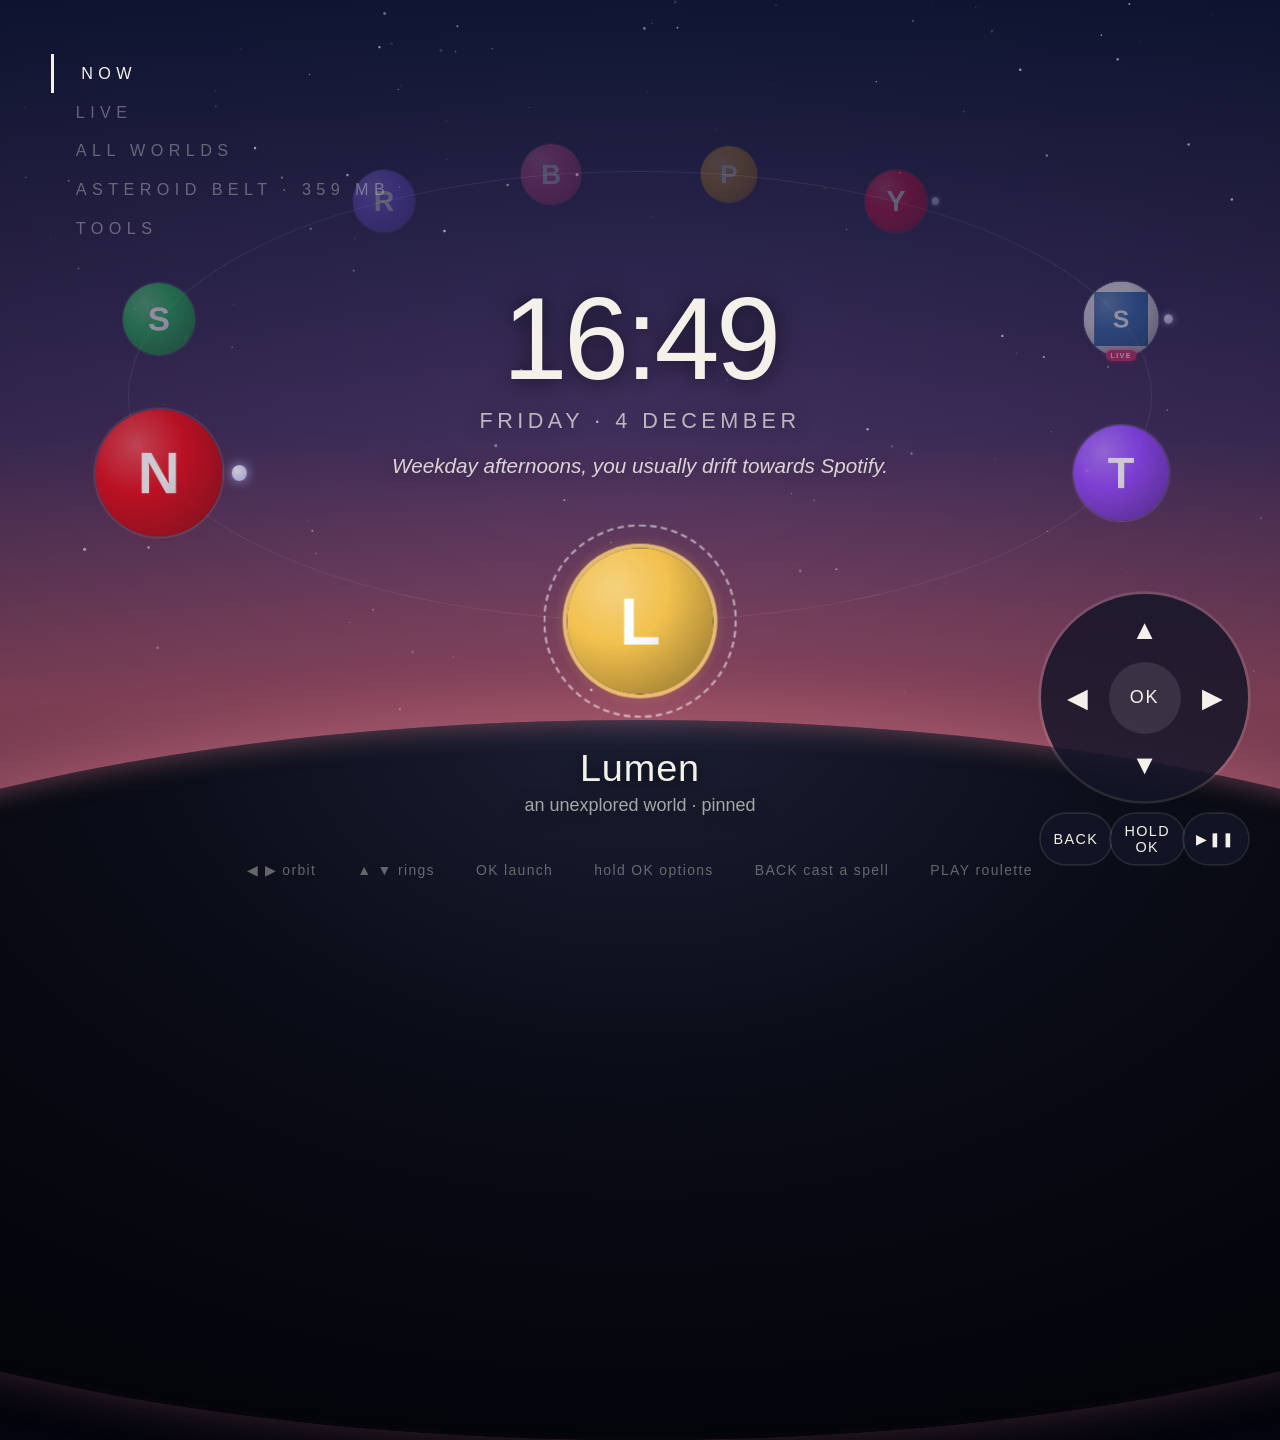
<file: app/src/main/assets/index.html>
<!DOCTYPE html>
<html lang="en">
<head>
<meta charset="utf-8">
<meta name="viewport" content="width=device-width, initial-scale=1, user-scalable=no">
<title>Orbit</title>
<link rel="stylesheet" href="orbit.css">
</head>
<body>
  <!-- the living sky -->
  <div id="sky"></div>
  <canvas id="stars"></canvas>
  <div id="sol"></div>
  <div id="luna"><div class="shade"></div></div>
  <div id="ground"></div>
  <div id="warm"></div>

  <!-- the sun: clock + tide insight -->
  <div id="sun">
    <div id="time">--:--</div>
    <div id="date"></div>
    <div id="insight"></div>
  </div>

  <!-- ring selector -->
  <div id="rings"></div>

  <!-- the orbit itself -->
  <div id="orbit"></div>

  <!-- focused planet label -->
  <div id="label">
    <div id="name"></div>
    <div id="meta"></div>
  </div>

  <div id="hints">
    <span><b>◀ ▶</b> orbit</span>
    <span><b>▲ ▼</b> rings</span>
    <span><b>OK</b> launch</span>
    <span><b>hold OK</b> options</span>
    <span><b>BACK</b> cast a spell</span>
    <span><b>PLAY</b> roulette</span>
  </div>

  <div id="toast"></div>
  <div id="progress"></div>
  <div id="flash"></div>
  <div id="modal"></div>

  <script src="orbit.js"></script>
</body>
</html>
</file>
<file: app/src/main/assets/orbit.css>
/* Orbit — a launcher where your apps are worlds. */
* { box-sizing: border-box; margin: 0; padding: 0; }
html, body {
  width: 100%; height: 100%; overflow: hidden;
  background: #03040d; color: #f4f1ea;
  font-family: "Roboto", "Helvetica Neue", Arial, sans-serif;
  -webkit-font-smoothing: antialiased;
  cursor: none;
}

/* ---------- sky ---------- */
#sky {
  position: absolute; left: 0; top: 0; width: 100%; height: 100%;
  background: linear-gradient(180deg, var(--s0, #03040d) 0%, var(--s1, #070a1a) 48%, var(--s2, #0e1230) 78%);
  transition: background 4s linear;
}
#sky::after { /* readability veil, thicker by day */
  content: ""; position: absolute; left: 0; top: 0; width: 100%; height: 100%;
  background: radial-gradient(ellipse at 50% 45%, rgba(0,0,12,var(--veil,0)) 0%, rgba(0,0,12,calc(var(--veil,0) + .25)) 100%);
}
#stars { position: absolute; left: 0; top: 0; width: 100%; height: 100%; }
#sol, #luna {
  position: absolute; left: 0; top: 0; border-radius: 50%;
  will-change: transform; transition: opacity 3s;
}
#sol {
  width: 9vh; height: 9vh; margin: -4.5vh 0 0 -4.5vh;
  background: radial-gradient(circle, #fff9e6 0%, #ffe39a 45%, rgba(255,190,90,0) 72%);
  box-shadow: 0 0 12vh 4vh rgba(255,200,120,.35);
}
#luna {
  width: 5vh; height: 5vh; margin: -2.5vh 0 0 -2.5vh; overflow: hidden;
  background: radial-gradient(circle at 40% 38%, #fbf8ee, #d9d4c4 70%);
  box-shadow: 0 0 5vh 1vh rgba(220,225,255,.25);
}
body.sky-live #sol, body.sky-live #luna { transition: transform 30s linear, opacity 3s; }
#luna .shade {
  position: absolute; top: -5%; width: 110%; height: 110%; border-radius: 50%;
  background: #0a0d22; opacity: .92; left: var(--shade, 0);
}
#ground {
  position: absolute; left: -35vw; width: 170vw; height: 80vh; top: 80vh;
  border-radius: 50%;
  background: radial-gradient(ellipse at 50% 0%, #1b1f33 0%, #0a0c17 35%, #04050b 70%);
  box-shadow: 0 -1.2vh 6vh 0 var(--rim, rgba(120,140,255,.35)), inset 0 1.4vh 3vh -1vh var(--rim, rgba(120,140,255,.35));
  transition: box-shadow 4s;
}
#warm { /* wind-down colour temperature */
  position: absolute; left: 0; top: 0; width: 100%; height: 100%; pointer-events: none;
  background: #ff7a1a; mix-blend-mode: multiply; opacity: 0; transition: opacity 6s;
}
body.winddown #warm { opacity: .3; }

/* ---------- sun / clock ---------- */
#sun {
  position: absolute; left: 50%; top: 44vh; width: 60vw; margin-left: -30vw;
  transform: translateY(-58%); text-align: center; z-index: 100;
  text-shadow: 0 .3vh 2.5vh rgba(0,0,0,.6);
  transition: transform 1.2s cubic-bezier(.2,.8,.2,1), opacity 1s;
}
#time { font-size: 13vh; font-weight: 200; letter-spacing: -.4vh; line-height: 1; }
#date { font-size: 2.4vh; letter-spacing: .5vh; text-transform: uppercase; opacity: .7; margin-top: 1.2vh; }
#insight {
  font-size: 2.3vh; font-style: italic; opacity: .85; margin-top: 2.2vh; min-height: 3vh;
  transition: opacity .8s;
}
#insight.fade { opacity: 0; }

/* ---------- rings selector ---------- */
#rings { position: absolute; left: 4vw; top: 6vh; z-index: 300; }
#rings div {
  font-size: 1.8vh; letter-spacing: .6vh; text-transform: uppercase; padding: 1.1vh 0 1.1vh 2.4vh;
  opacity: .35; border-left: .35vh solid transparent; transition: opacity .3s, border-color .3s, padding .3s;
}
#rings div.on { opacity: 1; border-color: #f4f1ea; padding-left: 3vh; }

/* ---------- orbit ---------- */
#orbit { position: absolute; left: 0; top: 0; width: 100%; height: 100%; transition: transform .22s ease-in, opacity .22s ease-in; }
#orbit.warp-out-up   { transform: scale(1.7); opacity: 0; }
#orbit.warp-out-down { transform: scale(.55); opacity: 0; }
#orbit.warp-in-up    { transform: scale(.55); opacity: 0; transition: none; }
#orbit.warp-in-down  { transform: scale(1.7); opacity: 0; transition: none; }
#orbit .track {
  position: absolute; border-radius: 50%; border: .2vh solid rgba(255,255,255,.08);
  pointer-events: none;
}
.planet {
  position: absolute; left: 0; top: 0; width: 15vh; height: 15vh;
  will-change: transform, opacity; transform-origin: 50% 50%;
}
.planet .atmo {
  position: absolute; left: -12%; top: -12%; width: 124%; height: 124%; border-radius: 50%;
  background: radial-gradient(circle, var(--c, #7f8cff) 0%, rgba(0,0,0,0) 68%);
  opacity: .35; transition: opacity .4s;
}
.planet .body {
  position: absolute; left: 0; top: 0; width: 100%; height: 100%; border-radius: 50%; overflow: hidden;
  background: #11131f;
  box-shadow: inset -1.6vh -1.6vh 3vh rgba(0,0,0,.55), inset .8vh .8vh 2vh rgba(255,255,255,.18), 0 0 0 .25vh rgba(255,255,255,.12);
}
.planet .body img { width: 100%; height: 100%; object-fit: cover; display: block; }
.planet .body::after { /* terminator shading for a 3D sphere feel */
  content: ""; position: absolute; left: 0; top: 0; width: 100%; height: 100%; border-radius: 50%;
  background: radial-gradient(circle at 32% 28%, rgba(255,255,255,.28) 0%, rgba(255,255,255,0) 38%, rgba(0,0,0,.42) 100%);
}
.planet .halo {
  position: absolute; left: -16%; top: -16%; width: 132%; height: 132%; border-radius: 50%;
  border: .3vh dashed rgba(255,255,255,.55); opacity: 0; transition: opacity .3s;
  animation: spin 18s linear infinite;
}
.planet.focus .halo { opacity: 1; }
.planet.focus .atmo { opacity: .85; }
.planet .moon {
  position: absolute; left: 50%; top: 50%; width: 0; height: 0;
  animation: spin 6s linear infinite;
}
.planet .moon::before {
  content: ""; position: absolute; left: 8.6vh; top: -.9vh; width: 1.8vh; height: 1.8vh; border-radius: 50%;
  background: radial-gradient(circle at 35% 35%, #fff, #b9c3ff);
  box-shadow: 0 0 1.4vh #b9c3ff;
}
.planet.pinned .body { box-shadow: inset -1.6vh -1.6vh 3vh rgba(0,0,0,.55), inset .8vh .8vh 2vh rgba(255,255,255,.18), 0 0 0 .45vh rgba(255,214,120,.8); }
.planet.tool .body { background: radial-gradient(circle at 35% 30%, var(--c2, #5361d6), var(--c, #1b1f4b) 75%); }
.planet.tool .body svg { position: absolute; left: 25%; top: 25%; width: 50%; height: 50%; }
@keyframes spin { from { transform: rotate(0deg); } to { transform: rotate(360deg); } }

/* ---------- label ---------- */
#label {
  position: absolute; left: 10vw; width: 80vw; top: 83vh; text-align: center; z-index: 400;
  text-shadow: 0 .3vh 2vh rgba(0,0,0,.8); transition: opacity .3s;
}
#name { font-size: 4.2vh; font-weight: 500; letter-spacing: .1vh; }
#meta { font-size: 2vh; opacity: .65; margin-top: .6vh; }
#meta .glyph { letter-spacing: .5vh; color: #c9d0ff; opacity: 1; }

#hints {
  position: absolute; left: 0; width: 100%; bottom: 2.4vh; text-align: center; z-index: 400;
  font-size: 1.55vh; opacity: .38; letter-spacing: .15vh;
}
#hints span { margin: 0 1.4vw; }
#hints b { font-weight: 500; opacity: 1; }

/* ---------- drift (idle) ---------- */
body.drift #orbit, body.drift #label, body.drift #hints, body.drift #rings { opacity: 0; transition: opacity 3s; }
body.drift #sun { transform: translateY(-40%) scale(1.35); }
#label, #hints, #rings { transition: opacity 1s; }

/* ---------- launch flash ---------- */
#flash {
  position: absolute; left: 50%; top: 69vh; width: 10vh; height: 10vh; margin: -5vh 0 0 -5vh; border-radius: 50%;
  background: var(--c, #fff); opacity: 0; z-index: 900; pointer-events: none; transform: scale(0);
}
#flash.go { animation: flash .45s ease-in forwards; }
@keyframes flash { 0% { opacity: .9; transform: scale(.4); } 100% { opacity: 1; transform: scale(40); } }

/* ---------- modals ---------- */
#modal {
  position: absolute; left: 0; top: 0; width: 100%; height: 100%; z-index: 800;
  display: none; background: rgba(3,4,13,.9);
}
#modal.on { display: block; animation: fadein .25s ease-out; }
@keyframes fadein { from { opacity: 0; } to { opacity: 1; } }
.panel {
  position: absolute; left: 50%; top: 50%; transform: translate(-50%, -50%);
  min-width: 46vh; max-width: 80vw; text-align: center;
}
.panel h1 { font-size: 4.4vh; font-weight: 300; margin-bottom: 1vh; }
.panel h2 { font-size: 2vh; font-weight: 400; letter-spacing: .5vh; text-transform: uppercase; opacity: .6; margin-bottom: 2.4vh; }
.panel p  { font-size: 2.2vh; opacity: .8; margin-top: 2vh; line-height: 1.45; }
.menu div {
  font-size: 2.6vh; padding: 1.4vh 4vh; margin: .6vh 0; border-radius: 4vh;
  border: .25vh solid transparent; opacity: .7; transition: all .15s;
}
.menu div.on { opacity: 1; border-color: rgba(255,255,255,.85); background: rgba(255,255,255,.08); }
.spellbook { text-align: left; display: inline-block; font-size: 2.4vh; }
.spellbook div { padding: .8vh 0; }
.spellbook .glyph { display: inline-block; width: 14vh; letter-spacing: .6vh; color: #c9d0ff; }

/* spell canvas */
#spellsvg { width: 34vh; height: 34vh; display: block; margin: 0 auto; overflow: visible; }
#spellsvg polyline { fill: none; stroke: #c9d0ff; stroke-width: 1.4; stroke-linecap: round; stroke-linejoin: round;
  filter: drop-shadow(0 0 1.2px #9aa8ff); }
#spellsvg circle { fill: #fff; }
#spellsvg .grid { fill: rgba(255,255,255,.15); }
.spellword { font-size: 4vh; letter-spacing: 1.2vh; color: #c9d0ff; min-height: 5vh; margin-top: 1vh; }
.panel.fizzle { animation: fizzle .5s; }
@keyframes fizzle { 0%,100% { margin-left: 0; } 20% { margin-left: -2vh; } 40% { margin-left: 2vh; } 60% { margin-left: -1.2vh; } 80% { margin-left: 1.2vh; } }
.panel.cast h1 { animation: glow 1s ease-in-out infinite alternate; }
@keyframes glow { from { text-shadow: 0 0 1vh #9aa8ff; } to { text-shadow: 0 0 5vh #c9d0ff; } }

/* roulette result */
.chosen .count { font-size: 12vh; font-weight: 200; margin-top: 2vh; }

/* breath */
.breath {
  width: 22vh; height: 22vh; border-radius: 50%; margin: 0 auto 4vh;
  background: radial-gradient(circle, rgba(255,200,150,.55), rgba(255,140,80,.05) 70%);
  animation: breathe 4s ease-in-out infinite;
}
@keyframes breathe { 0%,100% { transform: scale(.55); opacity: .6; } 50% { transform: scale(1.1); opacity: 1; } }

body.modal-open #sun, body.modal-open #label, body.modal-open #rings, body.modal-open #hints { opacity: 0; }
body.modal-open #orbit { opacity: .35; }

/* ---------- worlds: live channels & asteroids ---------- */
.planet.live .body { background: #f4f1ea; }
.planet.live .body img { object-fit: contain; padding: 14%; background: radial-gradient(circle at 40% 35%, #ffffff, #d9dbe6); }
.planet .badge {
  position: absolute; left: 50%; bottom: -6%; transform: translateX(-50%);
  font-size: 1.5vh; letter-spacing: .25vh; font-weight: 700; padding: .25vh .9vh; border-radius: 1vh;
  background: #e0245e; color: #fff; box-shadow: 0 0 1.5vh rgba(224,36,94,.6);
}
.planet.rock .body img { filter: grayscale(.85) brightness(.7) contrast(1.1); }
.planet.rock .body { border-radius: 46% 54% 42% 58% / 52% 44% 56% 48%; }
.planet.rock .atmo { background: radial-gradient(circle, rgba(160,160,170,.6) 0%, rgba(0,0,0,0) 68%); }
.planet.rock.focus .body img { filter: grayscale(.3) brightness(.9); }

/* ---------- sky events ---------- */
#sol.eclipsed::after {
  content: ""; position: absolute; left: 12%; top: 10%; width: 76%; height: 76%; border-radius: 50%;
  background: #05060f; box-shadow: 0 0 2vh 0 rgba(255,240,200,.8);
}
#luna.blood { background: radial-gradient(circle at 40% 38%, #e8a07a, #9b3b22 70%); box-shadow: 0 0 5vh 1vh rgba(200,80,50,.35); }

/* ---------- toast & progress ---------- */
#toast {
  position: absolute; left: 50%; top: 5vh; transform: translate(-50%, -2vh); z-index: 1200; opacity: 0;
  background: rgba(14,16,36,.94); border: .2vh solid rgba(255,255,255,.12); border-radius: 4vh;
  padding: 1.4vh 3.2vh; font-size: 2.1vh; max-width: 70vw; text-align: center;
  transition: opacity .35s, transform .35s; pointer-events: none;
}
#toast.on { opacity: 1; transform: translate(-50%, 0); }
#progress {
  position: absolute; right: 4vw; top: 6vh; z-index: 1200; width: 26vh; display: none;
  background: rgba(14,16,36,.94); border-radius: 1.6vh; padding: 1.4vh 1.8vh; font-size: 1.8vh; overflow: hidden;
}
#progress.on { display: block; }
#progress i { display: block; height: .5vh; margin-top: 1vh; border-radius: .5vh; background: linear-gradient(90deg, #5b4fd6, #9aa8ff); transition: width .3s; }

/* ---------- beam / notes / eclipse ---------- */
.beam-wrap { display: flex; align-items: center; text-align: left; margin-top: 1vh; }
.beam-wrap .beam-text { flex: 1; margin-left: 4vh; }
.beam-wrap .beam-text p:first-child { margin-top: 0; }
.qr { width: 36vh; height: 36vh; border-radius: 2vh; background: #fff; display: block; image-rendering: pixelated; flex: none; }
.qr-demo { color: #0a0c20; display: flex; align-items: center; justify-content: center; text-align: center; font-size: 2.2vh; line-height: 1.5; }
.code { font-family: "Roboto Mono", monospace; font-size: 1.9vh !important; color: #c9d0ff; opacity: 1 !important; word-break: break-all; }
.note { font-size: 3.4vh; line-height: 1.45; margin: 2vh 0; font-weight: 300; word-break: break-word; }
.eclipse-art { position: relative; width: 26vh; height: 26vh; margin: 0 auto 3vh; }
.e-sun { position: absolute; left: 0; top: 0; width: 100%; height: 100%; border-radius: 50%;
  background: radial-gradient(circle, #fff6d8 0%, #ffd27a 50%, rgba(255,190,90,0) 72%); }
.e-moon { position: absolute; left: 14%; top: 14%; width: 72%; height: 72%; border-radius: 50%; background: #03040d;
  box-shadow: 0 0 3vh .5vh rgba(255,236,190,.9); animation: emoon 3.5s cubic-bezier(.2,.7,.2,1) forwards; }
@keyframes emoon { from { transform: translateX(-120%); } to { transform: translateX(0); } }
</file>
